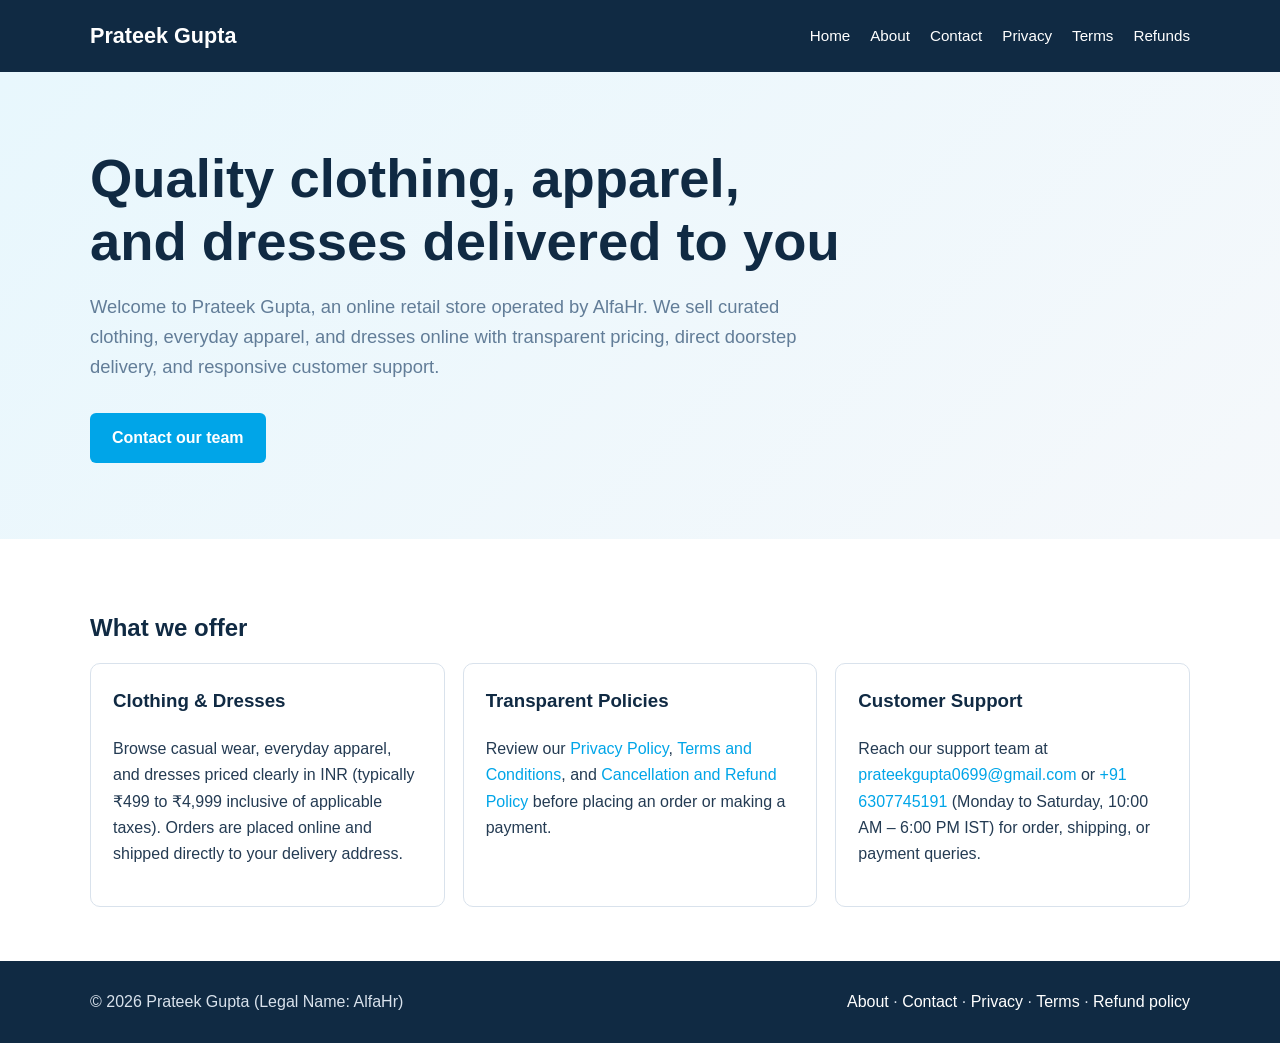
<file: index.html>
<!doctype html>
<html lang="en">
<head>
  <meta charset="utf-8">
  <meta name="viewport" content="width=device-width,initial-scale=1">
  <meta name="description" content="Prateek Gupta (AlfaHr) is an online clothing, apparel, and dress store offering direct doorstep delivery across India, transparent pricing, and dedicated customer support.">
  <title>Prateek Gupta | Home</title>
  <link rel="stylesheet" href="style.css">
</head>
<body>
  <header class="site-header">
    <div class="container nav">
      <a class="brand" href="index.html">Prateek Gupta</a>
      <nav class="nav-links">
        <a href="index.html">Home</a>
        <a href="about.html">About</a>
        <a href="contact.html">Contact</a>
        <a href="privacy-policy.html">Privacy</a>
        <a href="terms.html">Terms</a>
        <a href="refund-policy.html">Refunds</a>
      </nav>
    </div>
  </header>
  <main>
    <section class="hero">
      <div class="container">
        <h1>Quality clothing, apparel, and dresses delivered to you</h1>
        <p>Welcome to Prateek Gupta, an online retail store operated by AlfaHr. We sell curated clothing, everyday apparel, and dresses online with transparent pricing, direct doorstep delivery, and responsive customer support.</p>
        <a class="button" href="contact.html">Contact our team</a>
      </div>
    </section>
    <section class="section">
      <div class="container">
        <h2>What we offer</h2>
        <div class="cards">
          <article class="card">
            <h3>Clothing &amp; Dresses</h3>
            <p>Browse casual wear, everyday apparel, and dresses priced clearly in INR (typically ₹499 to ₹4,999 inclusive of applicable taxes). Orders are placed online and shipped directly to your delivery address.</p>
          </article>
          <article class="card">
            <h3>Transparent Policies</h3>
            <p>Review our <a href="privacy-policy.html">Privacy Policy</a>, <a href="terms.html">Terms and Conditions</a>, and <a href="refund-policy.html">Cancellation and Refund Policy</a> before placing an order or making a payment.</p>
          </article>
          <article class="card">
            <h3>Customer Support</h3>
            <p>Reach our support team at <a href="mailto:prateekgupta0699@gmail.com">prateekgupta0699@gmail.com</a> or <a href="tel:+916307745191">+91 6307745191</a> (Monday to Saturday, 10:00 AM – 6:00 PM IST) for order, shipping, or payment queries.</p>
          </article>
        </div>
      </div>
    </section>
  </main>
  <footer class="site-footer">
    <div class="container footer-inner">
      <span>© <span id="year"></span> Prateek Gupta (Legal Name: AlfaHr)</span>
      <span><a href="about.html">About</a> · <a href="contact.html">Contact</a> · <a href="privacy-policy.html">Privacy</a> · <a href="terms.html">Terms</a> · <a href="refund-policy.html">Refund policy</a></span>
    </div>
  </footer>
  <script>document.getElementById('year').textContent=new Date().getFullYear()</script>
</body>
</html>
</file>
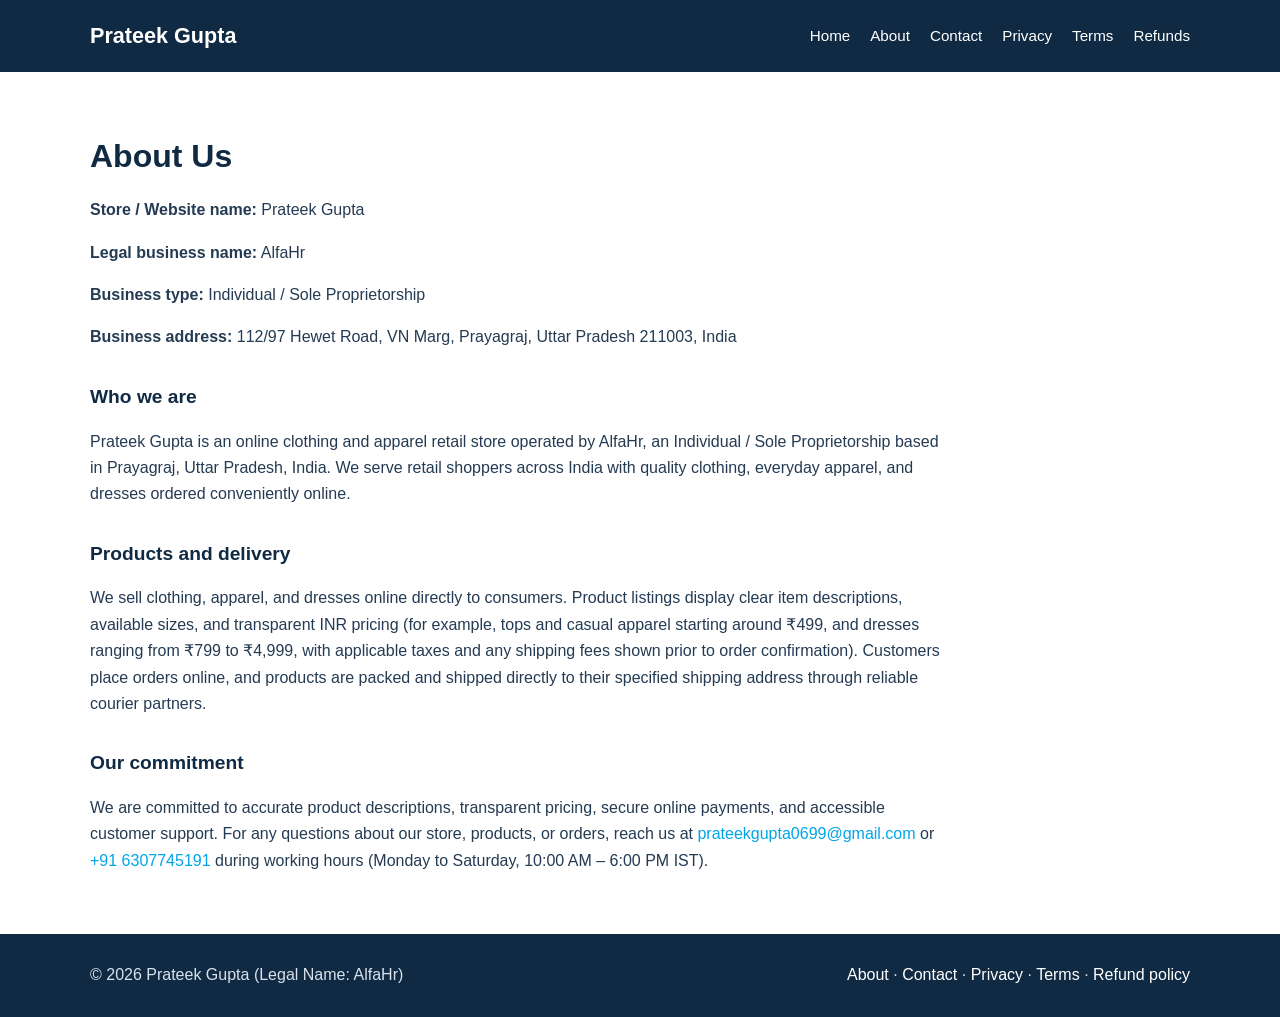
<file: about.html>
<!doctype html>
<html lang="en">
<head>
  <meta charset="utf-8">
  <meta name="viewport" content="width=device-width,initial-scale=1">
  <meta name="description" content="Learn about Prateek Gupta (AlfaHr), an Individual / Sole Proprietorship online clothing, apparel, and dress store based in Prayagraj, Uttar Pradesh, India.">
  <title>About Us | Prateek Gupta</title>
  <link rel="stylesheet" href="style.css">
</head>
<body>
  <header class="site-header">
    <div class="container nav">
      <a class="brand" href="index.html">Prateek Gupta</a>
      <nav class="nav-links">
        <a href="index.html">Home</a>
        <a href="about.html">About</a>
        <a href="contact.html">Contact</a>
        <a href="privacy-policy.html">Privacy</a>
        <a href="terms.html">Terms</a>
        <a href="refund-policy.html">Refunds</a>
      </nav>
    </div>
  </header>
  <main class="page">
    <div class="container">
      <h1>About Us</h1>
      <p><strong>Store / Website name:</strong> Prateek Gupta</p>
      <p><strong>Legal business name:</strong> AlfaHr</p>
      <p><strong>Business type:</strong> Individual / Sole Proprietorship</p>
      <p><strong>Business address:</strong> 112/97 Hewet Road, VN Marg, Prayagraj, Uttar Pradesh 211003, India</p>

      <h2>Who we are</h2>
      <p>Prateek Gupta is an online clothing and apparel retail store operated by AlfaHr, an Individual / Sole Proprietorship based in Prayagraj, Uttar Pradesh, India. We serve retail shoppers across India with quality clothing, everyday apparel, and dresses ordered conveniently online.</p>

      <h2>Products and delivery</h2>
      <p>We sell clothing, apparel, and dresses online directly to consumers. Product listings display clear item descriptions, available sizes, and transparent INR pricing (for example, tops and casual apparel starting around ₹499, and dresses ranging from ₹799 to ₹4,999, with applicable taxes and any shipping fees shown prior to order confirmation). Customers place orders online, and products are packed and shipped directly to their specified shipping address through reliable courier partners.</p>

      <h2>Our commitment</h2>
      <p>We are committed to accurate product descriptions, transparent pricing, secure online payments, and accessible customer support. For any questions about our store, products, or orders, reach us at <a href="mailto:prateekgupta0699@gmail.com">prateekgupta0699@gmail.com</a> or <a href="tel:+916307745191">+91 6307745191</a> during working hours (Monday to Saturday, 10:00 AM – 6:00 PM IST).</p>
    </div>
  </main>
  <footer class="site-footer">
    <div class="container footer-inner">
      <span>© <span id="year"></span> Prateek Gupta (Legal Name: AlfaHr)</span>
      <span><a href="about.html">About</a> · <a href="contact.html">Contact</a> · <a href="privacy-policy.html">Privacy</a> · <a href="terms.html">Terms</a> · <a href="refund-policy.html">Refund policy</a></span>
    </div>
  </footer>
  <script>document.getElementById('year').textContent=new Date().getFullYear()</script>
</body>
</html>
</file>
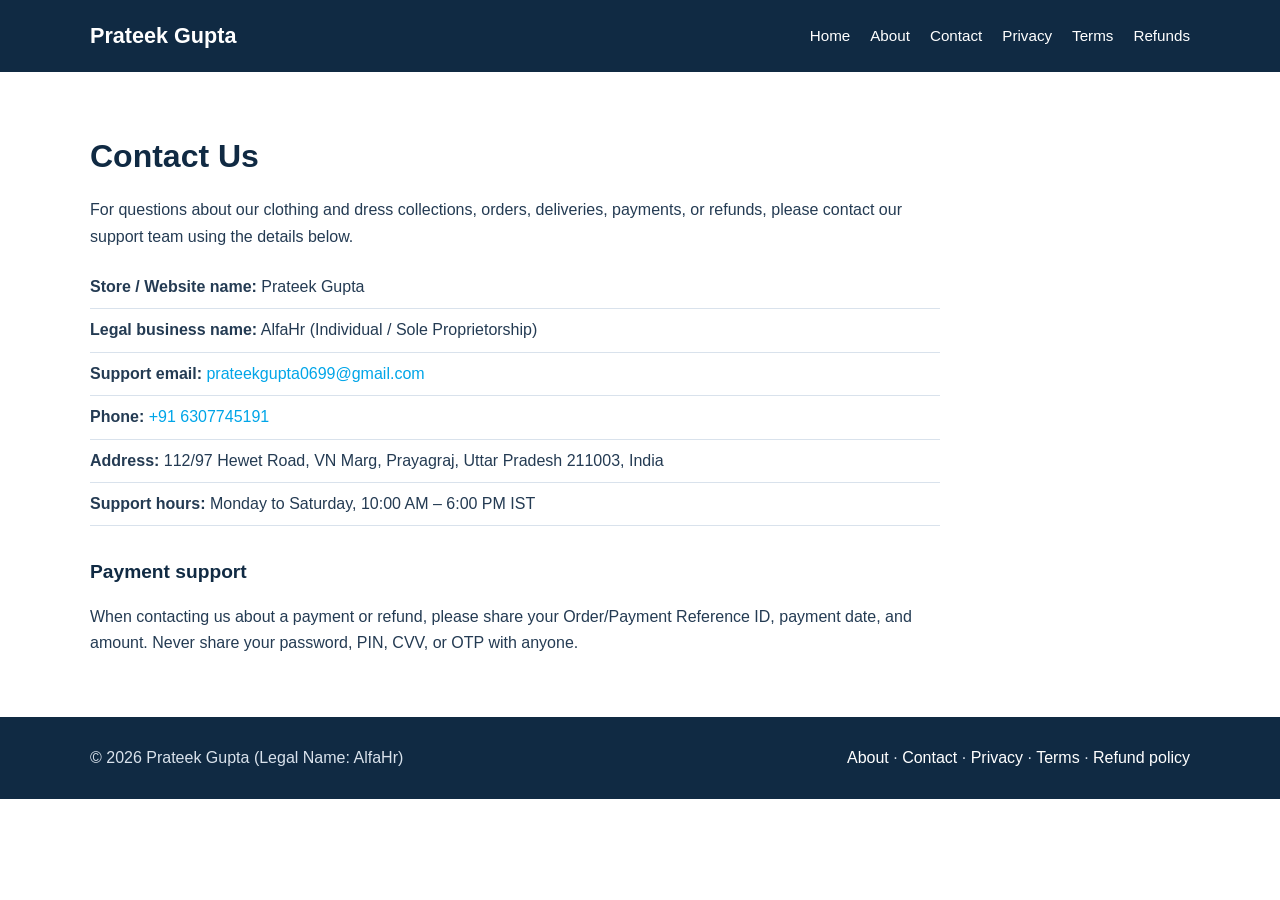
<file: contact.html>
<!doctype html>
<html lang="en">
<head>
  <meta charset="utf-8">
  <meta name="viewport" content="width=device-width,initial-scale=1">
  <meta name="description" content="Contact Prateek Gupta (AlfaHr) customer support for clothing and dress orders, shipping updates, payments, and refunds.">
  <title>Contact Us | Prateek Gupta</title>
  <link rel="stylesheet" href="style.css">
</head>
<body>
  <header class="site-header">
    <div class="container nav">
      <a class="brand" href="index.html">Prateek Gupta</a>
      <nav class="nav-links">
        <a href="index.html">Home</a>
        <a href="about.html">About</a>
        <a href="contact.html">Contact</a>
        <a href="privacy-policy.html">Privacy</a>
        <a href="terms.html">Terms</a>
        <a href="refund-policy.html">Refunds</a>
      </nav>
    </div>
  </header>
  <main class="page">
    <div class="container">
      <h1>Contact Us</h1>
      <p>For questions about our clothing and dress collections, orders, deliveries, payments, or refunds, please contact our support team using the details below.</p>
      <ul class="contact-list">
        <li><strong>Store / Website name:</strong> Prateek Gupta</li>
        <li><strong>Legal business name:</strong> AlfaHr (Individual / Sole Proprietorship)</li>
        <li><strong>Support email:</strong> <a href="mailto:prateekgupta0699@gmail.com">prateekgupta0699@gmail.com</a></li>
        <li><strong>Phone:</strong> <a href="tel:+916307745191">+91 6307745191</a></li>
        <li><strong>Address:</strong> 112/97 Hewet Road, VN Marg, Prayagraj, Uttar Pradesh 211003, India</li>
        <li><strong>Support hours:</strong> Monday to Saturday, 10:00 AM – 6:00 PM IST</li>
      </ul>

      <h2>Payment support</h2>
      <p>When contacting us about a payment or refund, please share your Order/Payment Reference ID, payment date, and amount. Never share your password, PIN, CVV, or OTP with anyone.</p>
    </div>
  </main>
  <footer class="site-footer">
    <div class="container footer-inner">
      <span>© <span id="year"></span> Prateek Gupta (Legal Name: AlfaHr)</span>
      <span><a href="about.html">About</a> · <a href="contact.html">Contact</a> · <a href="privacy-policy.html">Privacy</a> · <a href="terms.html">Terms</a> · <a href="refund-policy.html">Refund policy</a></span>
    </div>
  </footer>
  <script>document.getElementById('year').textContent=new Date().getFullYear()</script>
</body>
</html>
</file>
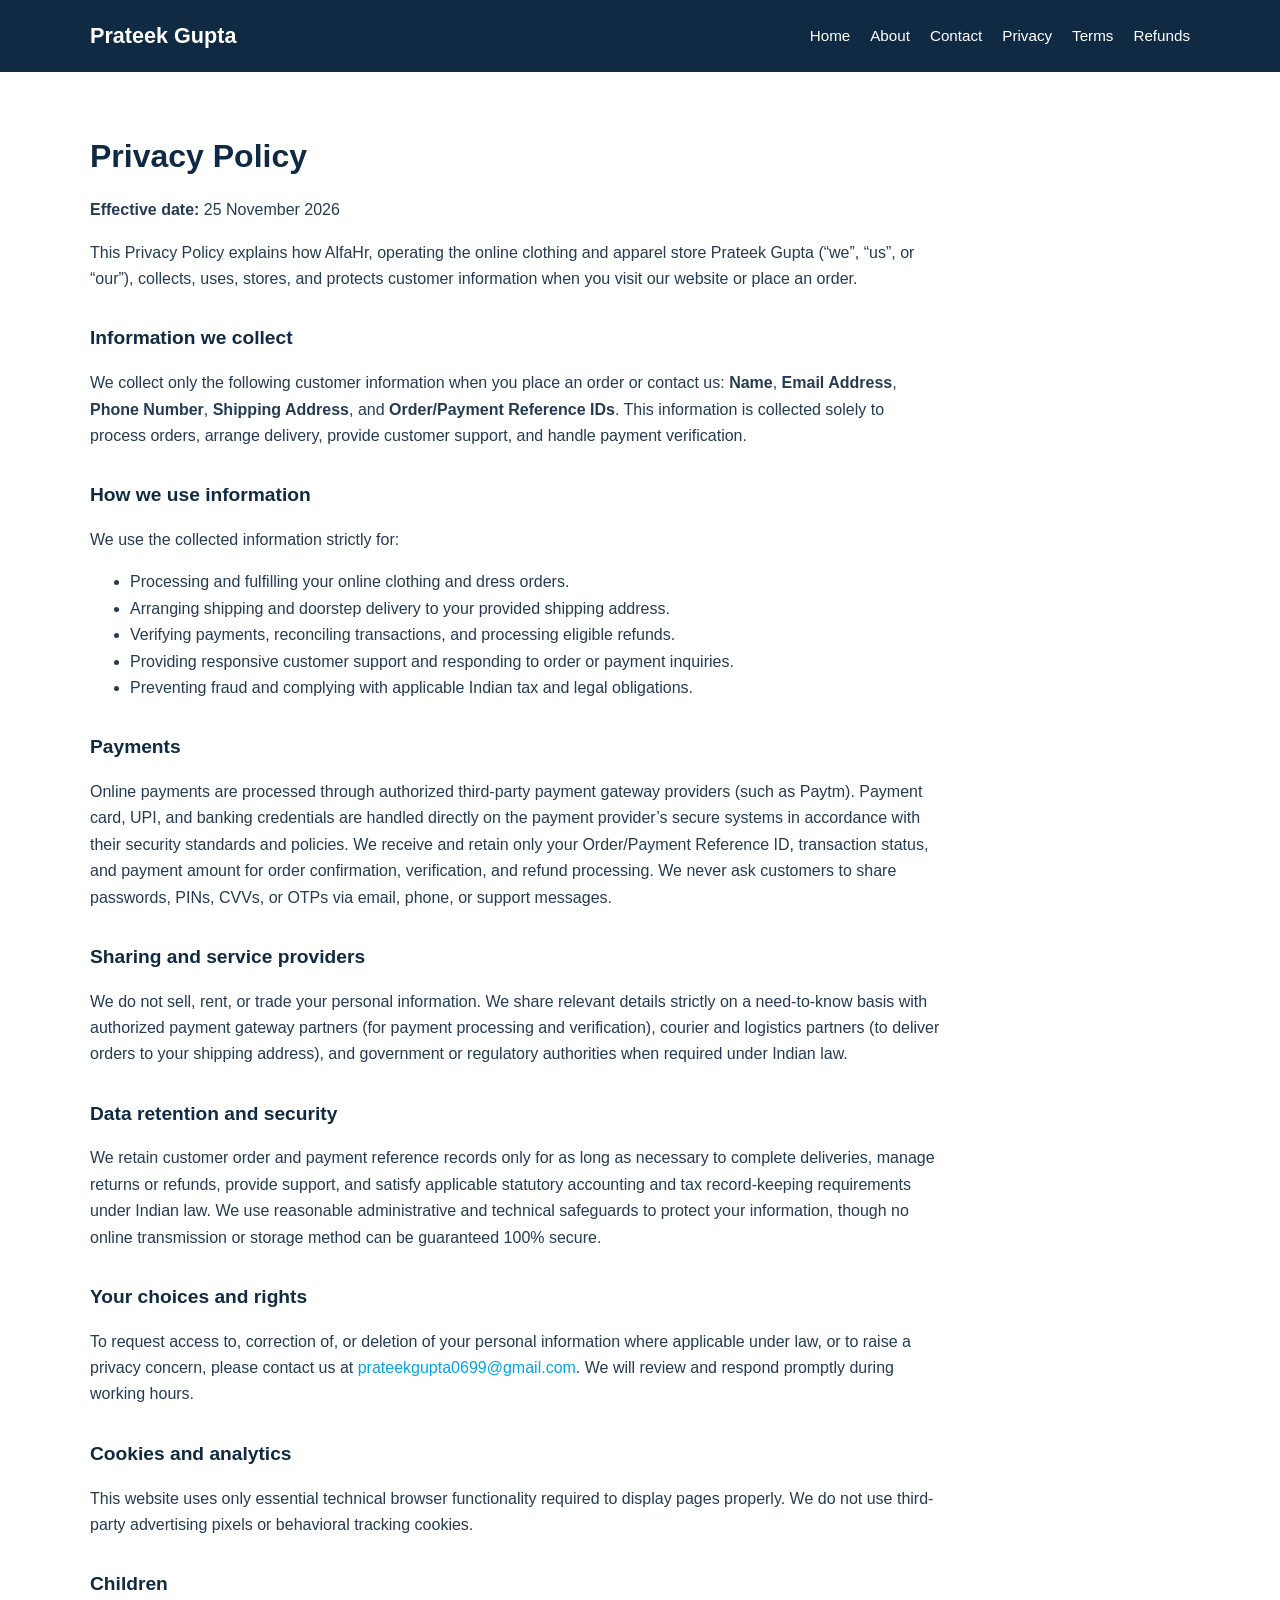
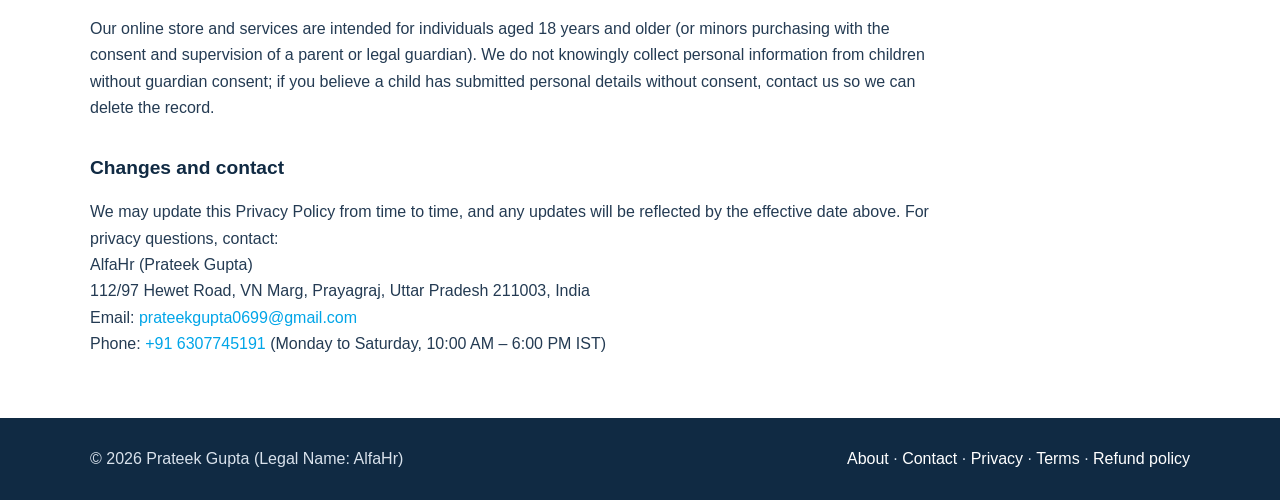
<file: privacy-policy.html>
<!doctype html>
<html lang="en">
<head>
  <meta charset="utf-8">
  <meta name="viewport" content="width=device-width,initial-scale=1">
  <meta name="description" content="Privacy Policy for Prateek Gupta (AlfaHr) explaining how customer order, shipping, and payment reference data is collected and protected.">
  <title>Privacy Policy | Prateek Gupta</title>
  <link rel="stylesheet" href="style.css">
</head>
<body>
  <header class="site-header">
    <div class="container nav">
      <a class="brand" href="index.html">Prateek Gupta</a>
      <nav class="nav-links">
        <a href="index.html">Home</a>
        <a href="about.html">About</a>
        <a href="contact.html">Contact</a>
        <a href="privacy-policy.html">Privacy</a>
        <a href="terms.html">Terms</a>
        <a href="refund-policy.html">Refunds</a>
      </nav>
    </div>
  </header>
  <main class="page">
    <div class="container">
      <h1>Privacy Policy</h1>
      <p><strong>Effective date:</strong> 25 November 2026</p>
      <p>This Privacy Policy explains how AlfaHr, operating the online clothing and apparel store Prateek Gupta (“we”, “us”, or “our”), collects, uses, stores, and protects customer information when you visit our website or place an order.</p>

      <h2>Information we collect</h2>
      <p>We collect only the following customer information when you place an order or contact us: <strong>Name</strong>, <strong>Email Address</strong>, <strong>Phone Number</strong>, <strong>Shipping Address</strong>, and <strong>Order/Payment Reference IDs</strong>. This information is collected solely to process orders, arrange delivery, provide customer support, and handle payment verification.</p>

      <h2>How we use information</h2>
      <p>We use the collected information strictly for:</p>
      <ul>
        <li>Processing and fulfilling your online clothing and dress orders.</li>
        <li>Arranging shipping and doorstep delivery to your provided shipping address.</li>
        <li>Verifying payments, reconciling transactions, and processing eligible refunds.</li>
        <li>Providing responsive customer support and responding to order or payment inquiries.</li>
        <li>Preventing fraud and complying with applicable Indian tax and legal obligations.</li>
      </ul>

      <h2>Payments</h2>
      <p>Online payments are processed through authorized third-party payment gateway providers (such as Paytm). Payment card, UPI, and banking credentials are handled directly on the payment provider’s secure systems in accordance with their security standards and policies. We receive and retain only your Order/Payment Reference ID, transaction status, and payment amount for order confirmation, verification, and refund processing. We never ask customers to share passwords, PINs, CVVs, or OTPs via email, phone, or support messages.</p>

      <h2>Sharing and service providers</h2>
      <p>We do not sell, rent, or trade your personal information. We share relevant details strictly on a need-to-know basis with authorized payment gateway partners (for payment processing and verification), courier and logistics partners (to deliver orders to your shipping address), and government or regulatory authorities when required under Indian law.</p>

      <h2>Data retention and security</h2>
      <p>We retain customer order and payment reference records only for as long as necessary to complete deliveries, manage returns or refunds, provide support, and satisfy applicable statutory accounting and tax record-keeping requirements under Indian law. We use reasonable administrative and technical safeguards to protect your information, though no online transmission or storage method can be guaranteed 100% secure.</p>

      <h2>Your choices and rights</h2>
      <p>To request access to, correction of, or deletion of your personal information where applicable under law, or to raise a privacy concern, please contact us at <a href="mailto:prateekgupta0699@gmail.com">prateekgupta0699@gmail.com</a>. We will review and respond promptly during working hours.</p>

      <h2>Cookies and analytics</h2>
      <p>This website uses only essential technical browser functionality required to display pages properly. We do not use third-party advertising pixels or behavioral tracking cookies.</p>

      <h2>Children</h2>
      <p>Our online store and services are intended for individuals aged 18 years and older (or minors purchasing with the consent and supervision of a parent or legal guardian). We do not knowingly collect personal information from children without guardian consent; if you believe a child has submitted personal details without consent, contact us so we can delete the record.</p>

      <h2>Changes and contact</h2>
      <p>We may update this Privacy Policy from time to time, and any updates will be reflected by the effective date above. For privacy questions, contact:<br>
      AlfaHr (Prateek Gupta)<br>
      112/97 Hewet Road, VN Marg, Prayagraj, Uttar Pradesh 211003, India<br>
      Email: <a href="mailto:prateekgupta0699@gmail.com">prateekgupta0699@gmail.com</a><br>
      Phone: <a href="tel:+916307745191">+91 6307745191</a> (Monday to Saturday, 10:00 AM – 6:00 PM IST)</p>
    </div>
  </main>
  <footer class="site-footer">
    <div class="container footer-inner">
      <span>© <span id="year"></span> Prateek Gupta (Legal Name: AlfaHr)</span>
      <span><a href="about.html">About</a> · <a href="contact.html">Contact</a> · <a href="privacy-policy.html">Privacy</a> · <a href="terms.html">Terms</a> · <a href="refund-policy.html">Refund policy</a></span>
    </div>
  </footer>
  <script>document.getElementById('year').textContent=new Date().getFullYear()</script>
</body>
</html>
</file>
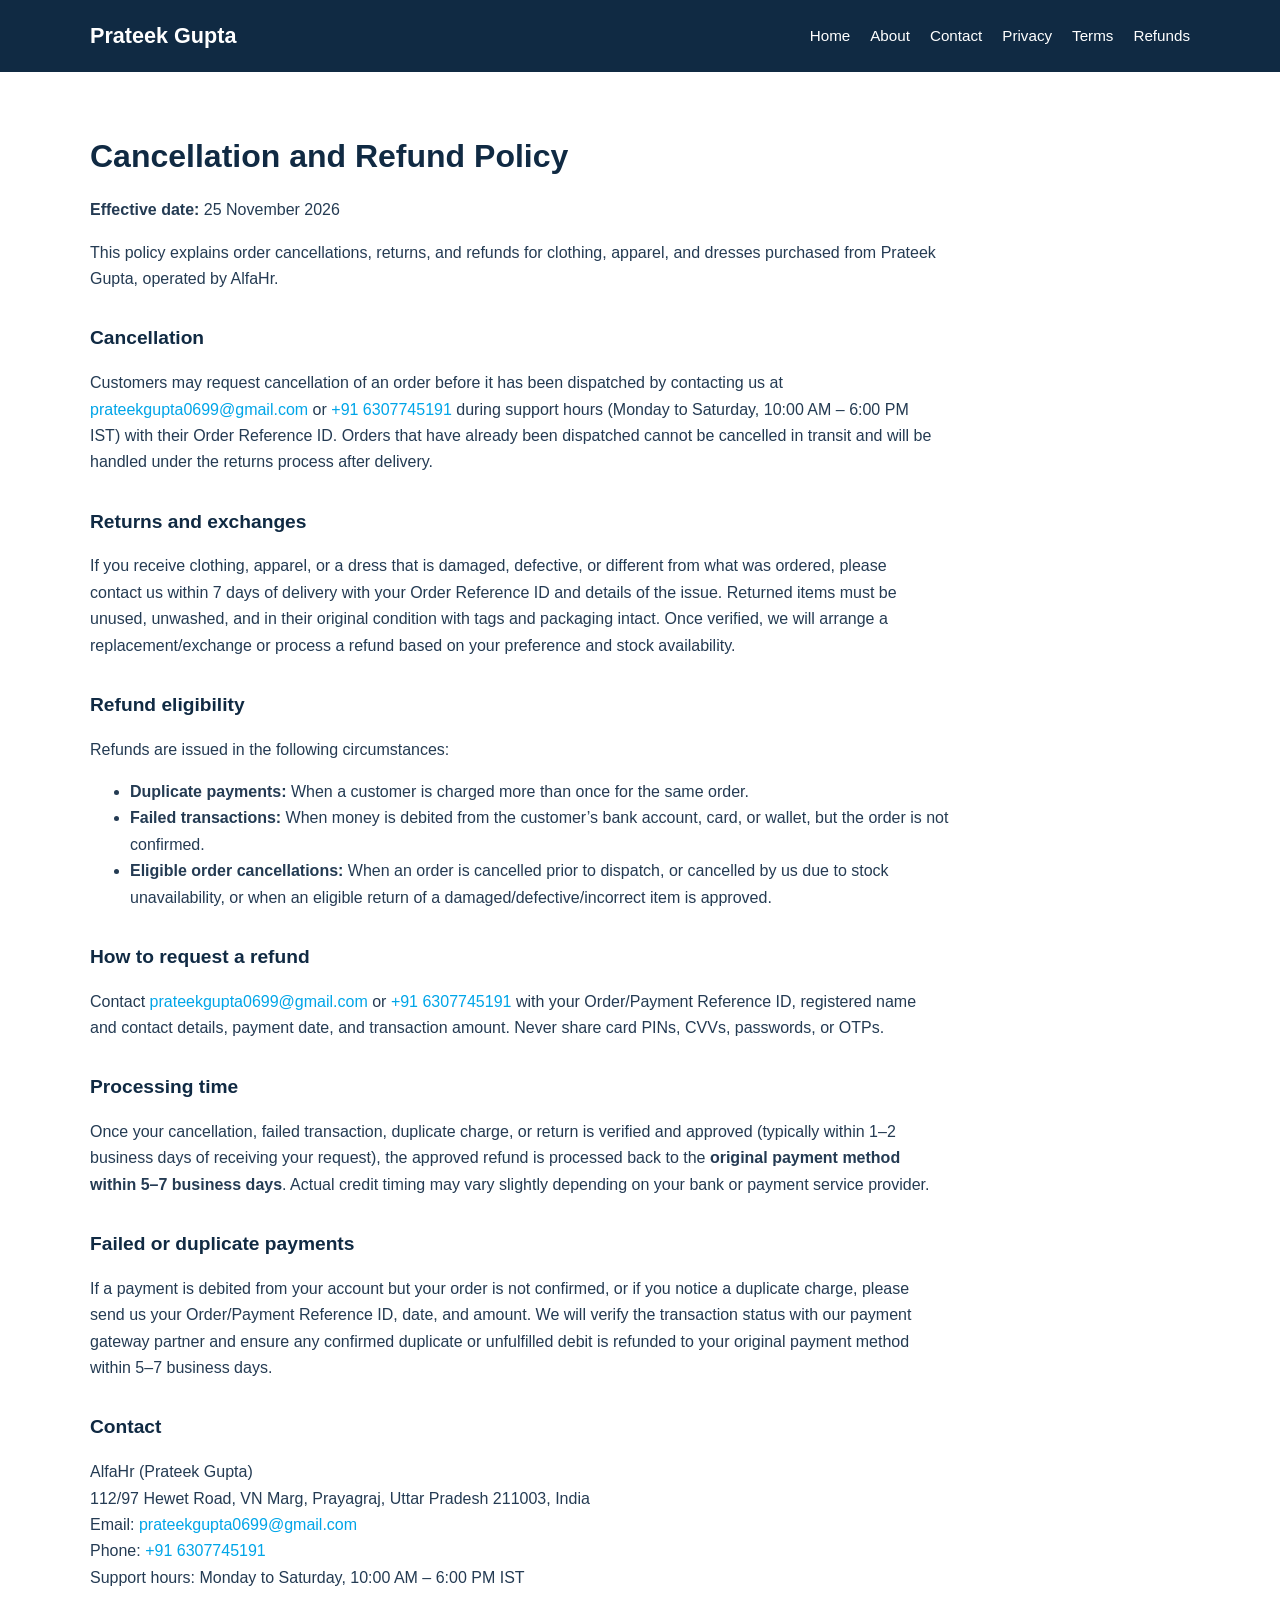
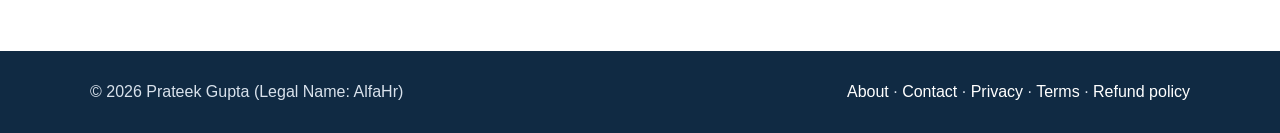
<file: refund-policy.html>
<!doctype html>
<html lang="en">
<head>
  <meta charset="utf-8">
  <meta name="viewport" content="width=device-width,initial-scale=1">
  <meta name="description" content="Cancellation and Refund Policy for Prateek Gupta (AlfaHr) covering duplicate payments, failed transactions, order cancellations, and 5–7 business day refunds.">
  <title>Cancellation and Refund Policy | Prateek Gupta</title>
  <link rel="stylesheet" href="style.css">
</head>
<body>
  <header class="site-header">
    <div class="container nav">
      <a class="brand" href="index.html">Prateek Gupta</a>
      <nav class="nav-links">
        <a href="index.html">Home</a>
        <a href="about.html">About</a>
        <a href="contact.html">Contact</a>
        <a href="privacy-policy.html">Privacy</a>
        <a href="terms.html">Terms</a>
        <a href="refund-policy.html">Refunds</a>
      </nav>
    </div>
  </header>
  <main class="page">
    <div class="container">
      <h1>Cancellation and Refund Policy</h1>
      <p><strong>Effective date:</strong> 25 November 2026</p>
      <p>This policy explains order cancellations, returns, and refunds for clothing, apparel, and dresses purchased from Prateek Gupta, operated by AlfaHr.</p>

      <h2>Cancellation</h2>
      <p>Customers may request cancellation of an order before it has been dispatched by contacting us at <a href="mailto:prateekgupta0699@gmail.com">prateekgupta0699@gmail.com</a> or <a href="tel:+916307745191">+91 6307745191</a> during support hours (Monday to Saturday, 10:00 AM – 6:00 PM IST) with their Order Reference ID. Orders that have already been dispatched cannot be cancelled in transit and will be handled under the returns process after delivery.</p>

      <h2>Returns and exchanges</h2>
      <p>If you receive clothing, apparel, or a dress that is damaged, defective, or different from what was ordered, please contact us within 7 days of delivery with your Order Reference ID and details of the issue. Returned items must be unused, unwashed, and in their original condition with tags and packaging intact. Once verified, we will arrange a replacement/exchange or process a refund based on your preference and stock availability.</p>

      <h2>Refund eligibility</h2>
      <p>Refunds are issued in the following circumstances:</p>
      <ul>
        <li><strong>Duplicate payments:</strong> When a customer is charged more than once for the same order.</li>
        <li><strong>Failed transactions:</strong> When money is debited from the customer’s bank account, card, or wallet, but the order is not confirmed.</li>
        <li><strong>Eligible order cancellations:</strong> When an order is cancelled prior to dispatch, or cancelled by us due to stock unavailability, or when an eligible return of a damaged/defective/incorrect item is approved.</li>
      </ul>

      <h2>How to request a refund</h2>
      <p>Contact <a href="mailto:prateekgupta0699@gmail.com">prateekgupta0699@gmail.com</a> or <a href="tel:+916307745191">+91 6307745191</a> with your Order/Payment Reference ID, registered name and contact details, payment date, and transaction amount. Never share card PINs, CVVs, passwords, or OTPs.</p>

      <h2>Processing time</h2>
      <p>Once your cancellation, failed transaction, duplicate charge, or return is verified and approved (typically within 1–2 business days of receiving your request), the approved refund is processed back to the <strong>original payment method within 5–7 business days</strong>. Actual credit timing may vary slightly depending on your bank or payment service provider.</p>

      <h2>Failed or duplicate payments</h2>
      <p>If a payment is debited from your account but your order is not confirmed, or if you notice a duplicate charge, please send us your Order/Payment Reference ID, date, and amount. We will verify the transaction status with our payment gateway partner and ensure any confirmed duplicate or unfulfilled debit is refunded to your original payment method within 5–7 business days.</p>

      <h2>Contact</h2>
      <p>AlfaHr (Prateek Gupta)<br>
      112/97 Hewet Road, VN Marg, Prayagraj, Uttar Pradesh 211003, India<br>
      Email: <a href="mailto:prateekgupta0699@gmail.com">prateekgupta0699@gmail.com</a><br>
      Phone: <a href="tel:+916307745191">+91 6307745191</a><br>
      Support hours: Monday to Saturday, 10:00 AM – 6:00 PM IST</p>
    </div>
  </main>
  <footer class="site-footer">
    <div class="container footer-inner">
      <span>© <span id="year"></span> Prateek Gupta (Legal Name: AlfaHr)</span>
      <span><a href="about.html">About</a> · <a href="contact.html">Contact</a> · <a href="privacy-policy.html">Privacy</a> · <a href="terms.html">Terms</a> · <a href="refund-policy.html">Refund policy</a></span>
    </div>
  </footer>
  <script>document.getElementById('year').textContent=new Date().getFullYear()</script>
</body>
</html>
</file>
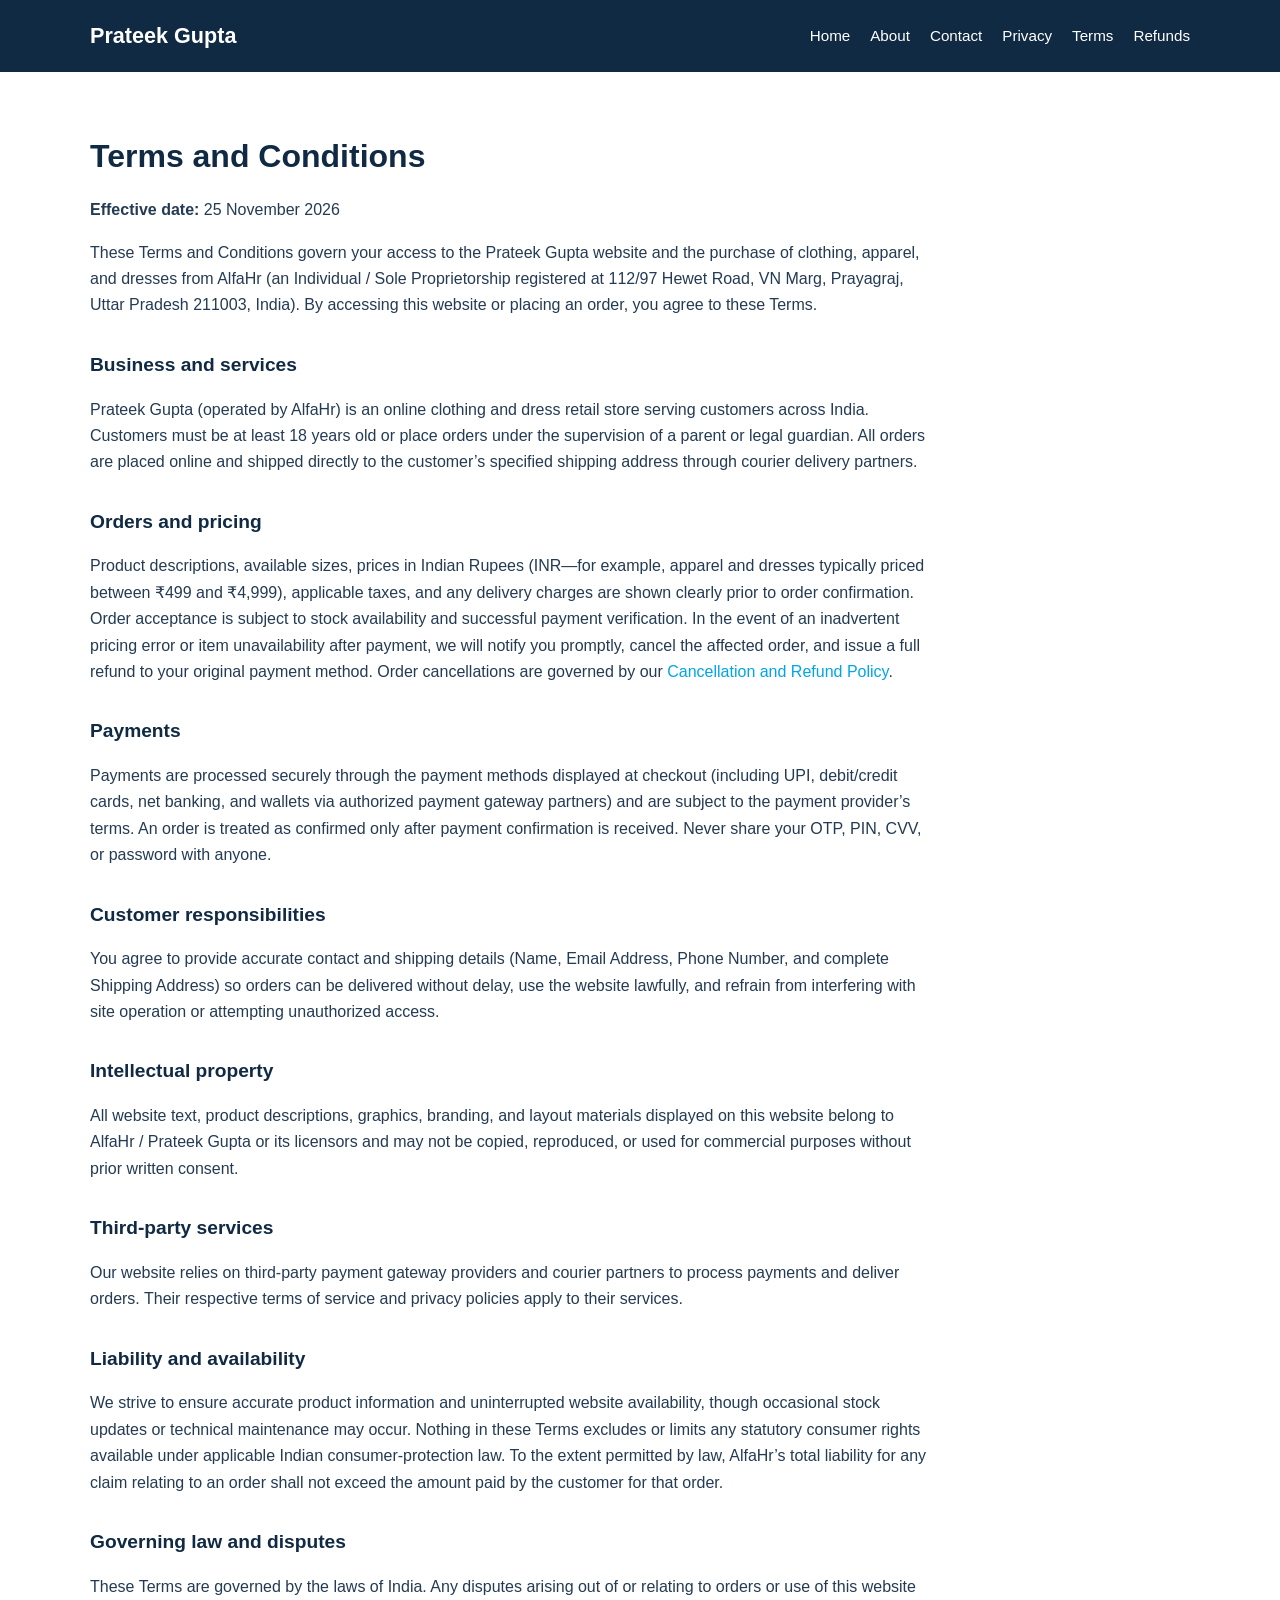
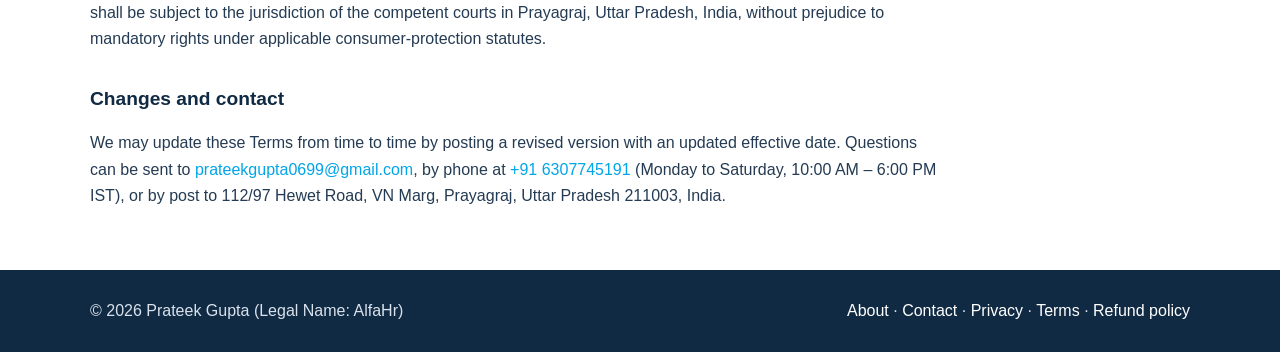
<file: terms.html>
<!doctype html>
<html lang="en">
<head>
  <meta charset="utf-8">
  <meta name="viewport" content="width=device-width,initial-scale=1">
  <meta name="description" content="Terms and Conditions for ordering clothing, apparel, and dresses online from Prateek Gupta (AlfaHr).">
  <title>Terms and Conditions | Prateek Gupta</title>
  <link rel="stylesheet" href="style.css">
</head>
<body>
  <header class="site-header">
    <div class="container nav">
      <a class="brand" href="index.html">Prateek Gupta</a>
      <nav class="nav-links">
        <a href="index.html">Home</a>
        <a href="about.html">About</a>
        <a href="contact.html">Contact</a>
        <a href="privacy-policy.html">Privacy</a>
        <a href="terms.html">Terms</a>
        <a href="refund-policy.html">Refunds</a>
      </nav>
    </div>
  </header>
  <main class="page">
    <div class="container">
      <h1>Terms and Conditions</h1>
      <p><strong>Effective date:</strong> 25 November 2026</p>
      <p>These Terms and Conditions govern your access to the Prateek Gupta website and the purchase of clothing, apparel, and dresses from AlfaHr (an Individual / Sole Proprietorship registered at 112/97 Hewet Road, VN Marg, Prayagraj, Uttar Pradesh 211003, India). By accessing this website or placing an order, you agree to these Terms.</p>

      <h2>Business and services</h2>
      <p>Prateek Gupta (operated by AlfaHr) is an online clothing and dress retail store serving customers across India. Customers must be at least 18 years old or place orders under the supervision of a parent or legal guardian. All orders are placed online and shipped directly to the customer’s specified shipping address through courier delivery partners.</p>

      <h2>Orders and pricing</h2>
      <p>Product descriptions, available sizes, prices in Indian Rupees (INR—for example, apparel and dresses typically priced between ₹499 and ₹4,999), applicable taxes, and any delivery charges are shown clearly prior to order confirmation. Order acceptance is subject to stock availability and successful payment verification. In the event of an inadvertent pricing error or item unavailability after payment, we will notify you promptly, cancel the affected order, and issue a full refund to your original payment method. Order cancellations are governed by our <a href="refund-policy.html">Cancellation and Refund Policy</a>.</p>

      <h2>Payments</h2>
      <p>Payments are processed securely through the payment methods displayed at checkout (including UPI, debit/credit cards, net banking, and wallets via authorized payment gateway partners) and are subject to the payment provider’s terms. An order is treated as confirmed only after payment confirmation is received. Never share your OTP, PIN, CVV, or password with anyone.</p>

      <h2>Customer responsibilities</h2>
      <p>You agree to provide accurate contact and shipping details (Name, Email Address, Phone Number, and complete Shipping Address) so orders can be delivered without delay, use the website lawfully, and refrain from interfering with site operation or attempting unauthorized access.</p>

      <h2>Intellectual property</h2>
      <p>All website text, product descriptions, graphics, branding, and layout materials displayed on this website belong to AlfaHr / Prateek Gupta or its licensors and may not be copied, reproduced, or used for commercial purposes without prior written consent.</p>

      <h2>Third-party services</h2>
      <p>Our website relies on third-party payment gateway providers and courier partners to process payments and deliver orders. Their respective terms of service and privacy policies apply to their services.</p>

      <h2>Liability and availability</h2>
      <p>We strive to ensure accurate product information and uninterrupted website availability, though occasional stock updates or technical maintenance may occur. Nothing in these Terms excludes or limits any statutory consumer rights available under applicable Indian consumer-protection law. To the extent permitted by law, AlfaHr’s total liability for any claim relating to an order shall not exceed the amount paid by the customer for that order.</p>

      <h2>Governing law and disputes</h2>
      <p>These Terms are governed by the laws of India. Any disputes arising out of or relating to orders or use of this website shall be subject to the jurisdiction of the competent courts in Prayagraj, Uttar Pradesh, India, without prejudice to mandatory rights under applicable consumer-protection statutes.</p>

      <h2>Changes and contact</h2>
      <p>We may update these Terms from time to time by posting a revised version with an updated effective date. Questions can be sent to <a href="mailto:prateekgupta0699@gmail.com">prateekgupta0699@gmail.com</a>, by phone at <a href="tel:+916307745191">+91 6307745191</a> (Monday to Saturday, 10:00 AM – 6:00 PM IST), or by post to 112/97 Hewet Road, VN Marg, Prayagraj, Uttar Pradesh 211003, India.</p>
    </div>
  </main>
  <footer class="site-footer">
    <div class="container footer-inner">
      <span>© <span id="year"></span> Prateek Gupta (Legal Name: AlfaHr)</span>
      <span><a href="about.html">About</a> · <a href="contact.html">Contact</a> · <a href="privacy-policy.html">Privacy</a> · <a href="terms.html">Terms</a> · <a href="refund-policy.html">Refund policy</a></span>
    </div>
  </footer>
  <script>document.getElementById('year').textContent=new Date().getFullYear()</script>
</body>
</html>
</file>
<file: style.css>
:root{--navy:#102a43;--blue:#00a5e8;--ink:#243b53;--muted:#627d98;--bg:#f5f8fb;--line:#d9e2ec}*{box-sizing:border-box}body{margin:0;font-family:Arial,Helvetica,sans-serif;color:var(--ink);line-height:1.65;background:#fff}a{color:var(--blue);text-decoration:none}a:hover{text-decoration:underline}.container{width:min(1100px,92%);margin:auto}.site-header{background:var(--navy);color:#fff}.nav{min-height:72px;display:flex;align-items:center;justify-content:space-between;gap:20px;flex-wrap:wrap}.brand{font-size:1.35rem;font-weight:700;color:#fff}.nav-links{display:flex;gap:20px;flex-wrap:wrap}.nav-links a{color:#fff;font-size:.95rem}.hero{padding:76px 0;background:linear-gradient(135deg,#e8f7fd,#f5f8fb)}.hero h1{font-size:clamp(2rem,5vw,3.4rem);line-height:1.15;color:var(--navy);max-width:760px;margin:0 0 18px}.hero p{font-size:1.15rem;max-width:720px;color:var(--muted)}.button{display:inline-block;background:var(--blue);color:#fff;padding:12px 22px;border-radius:6px;font-weight:700;margin-top:12px}.section{padding:54px 0}.section h2{color:var(--navy);line-height:1.25}.cards{display:grid;grid-template-columns:repeat(auto-fit,minmax(220px,1fr));gap:18px}.card{border:1px solid var(--line);border-radius:10px;padding:22px;background:#fff}.card h3{margin-top:0;color:var(--navy)}.notice{background:#fff8e6;border-left:4px solid #e0a000;padding:14px 18px;margin:22px 0}.page{padding:44px 0;min-height:65vh}.page h1{color:var(--navy);line-height:1.2}.page h2{margin-top:30px;color:var(--navy);font-size:1.2rem}.page p,.page li{max-width:850px}.site-footer{background:#102a43;color:#d9e2ec;padding:28px 0}.footer-inner{display:flex;justify-content:space-between;gap:20px;flex-wrap:wrap}.site-footer a{color:#fff}.small{font-size:.9rem;color:var(--muted)}.contact-list{list-style:none;padding:0}.contact-list li{padding:8px 0;border-bottom:1px solid var(--line)}@media(max-width:600px){.nav{padding:15px 0}.nav-links{gap:12px}.hero{padding:52px 0}.section{padding:38px 0}}
</file>
